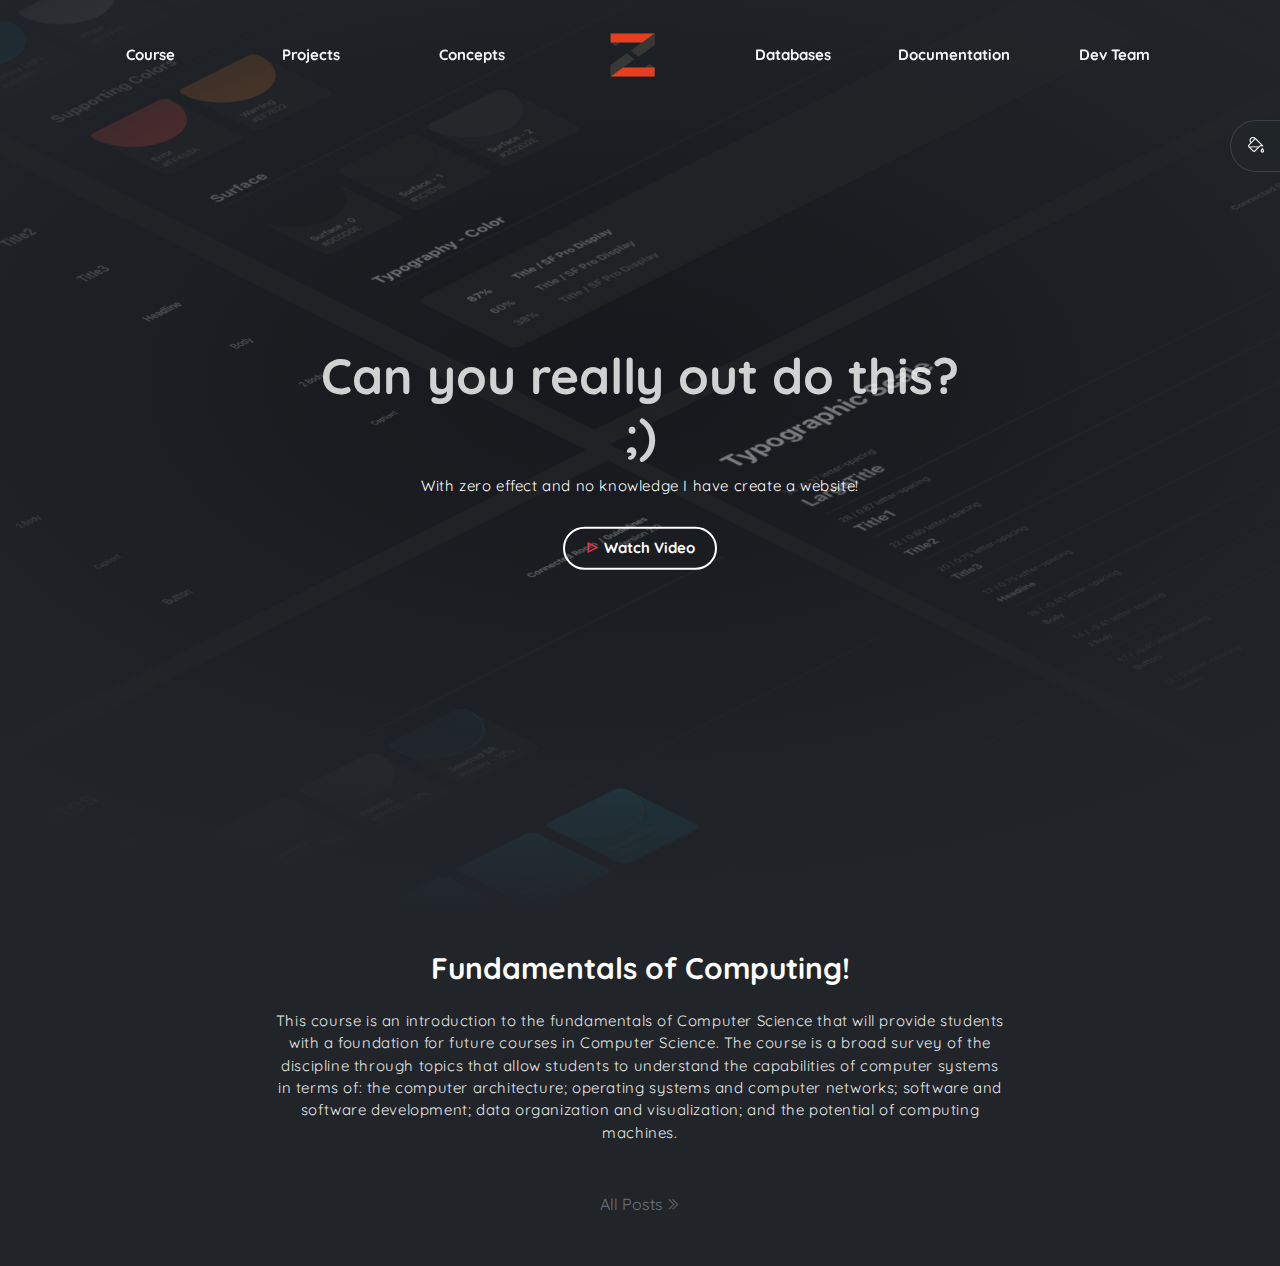
<file: index.html>
<!DOCTYPE html>
<html lang="en">
<head>
	<meta charset="utf-8">
    <meta name="viewport" content="width=device-width, initial-scale=1, shrink-to-fit=no">
    <meta name="description" content="Start your development with Dorang landing page.">
    <meta name="author" content="Devcrud">
    <title>Course</title>
    <link rel="icon" href="assets/imgs/placeholder.png" sizes="32x32" type="image/png">
    <!-- font icons -->
    <link rel="stylesheet" href="assets/vendors/themify-icons/css/themify-icons.css">

    <!-- Bootstrap + Dorang main styles -->
	<link rel="stylesheet" href="assets/css/dorang.css">

</head>
<body data-spy="scroll" data-target=".navbar" data-offset="40" id="home" class="dark-theme">
    
    <!-- page navbar -->
    <nav class="page-navbar" data-spy="affix" data-offset-top="10">
        <ul class="nav-navbar container">
            <li class="nav-item"><a href="index.html" class="nav-link">Course</a></li>
            <li class="nav-item"><a href="Projects.html" class="nav-link">Projects</a></li>
            <li class="nav-item"><a href="Concepts.html" class="nav-link">Concepts</a></li>
            <li class="nav-item"><a href="https://www.youtube.com/watch?v=xvFZjo5PgG0" class="nav-link"><img src="assets/imgs/placeholder.png" alt="IDK"></a></li>
            <li class="nav-item"><a href="Databases.html" class="nav-link">Databases</a></li>
            <li class="nav-item"><a href="Documentation.html" class="nav-link">Documentation</a></li>
            <li class="nav-item"><a href="Dev-Team.html" class="nav-link">Dev Team</a></li>
        </ul>
    </nav><!-- end of page navbar -->

    <div class="theme-selector">
        <a href="javascript:void(0)" class="spinner">
            <i class="ti-paint-bucket"></i>
        </a>
        <div class="body">
            <a href="javascript:void(0)" class="light"></a>
            <a href="javascript:void(0)" class="dark"></a>
        </div>
    </div> 

    <!-- page header -->
    <header class="header">
        <div class="overlay"></div>
        <div class="header-content">
            <h1 class="header-title">Can you really out do this? ;)</h1>
            <p class="header-subtitle">With zero effect and no knowledge I have create a website!</p>

            <button class="btn btn-theme-color modal-toggle"><i class="ti-control-play text-danger"></i> Watch Video</button>

        </div>
    </header>  <!-- end of page header -->

    <!-- modal -->
    <div class="modalBox">
        <div class="modalBox-body">
            <iframe width="100%" height="450px" class="border-0" 
            src="https://www.youtube.com/embed/PXqcHi2fkXI">
            </iframe>
        </div>          
    </div><!-- end of modal -->

    <!-- page container -->
    <div class="container page-container">
        <div class="col-md-10 col-lg-8 m-auto">
            <h6 class="title mb-4">Fundamentals of Computing!</h6>
            <p class="mb-5">This course is an introduction to the fundamentals of Computer Science that will provide students with a foundation
                 for future courses in Computer Science. The course is a broad survey of the discipline through topics that allow students to
                  understand the capabilities of computer systems in terms of: the computer architecture; operating systems and computer
                   networks; software and software development; data organization and visualization; and the potential of computing machines.</p>
        </div>  

        <a href="Dev-Team.html">All Posts <i class="ti-angle-double-right angle"></i></a>

    </div> <!-- end of page container -->

    <!-- core  -->
    <script src="assets/vendors/jquery/jquery-3.4.1.js"></script>
    <script src="assets/vendors/bootstrap/bootstrap.bundle.js"></script>

    <!-- bootstrap affix -->
    <script src="assets/vendors/bootstrap/bootstrap.affix.js"></script>

    <!-- Dorang js -->
    <script src="assets/js/dorang.js"></script>

</body>
</html>
</file>
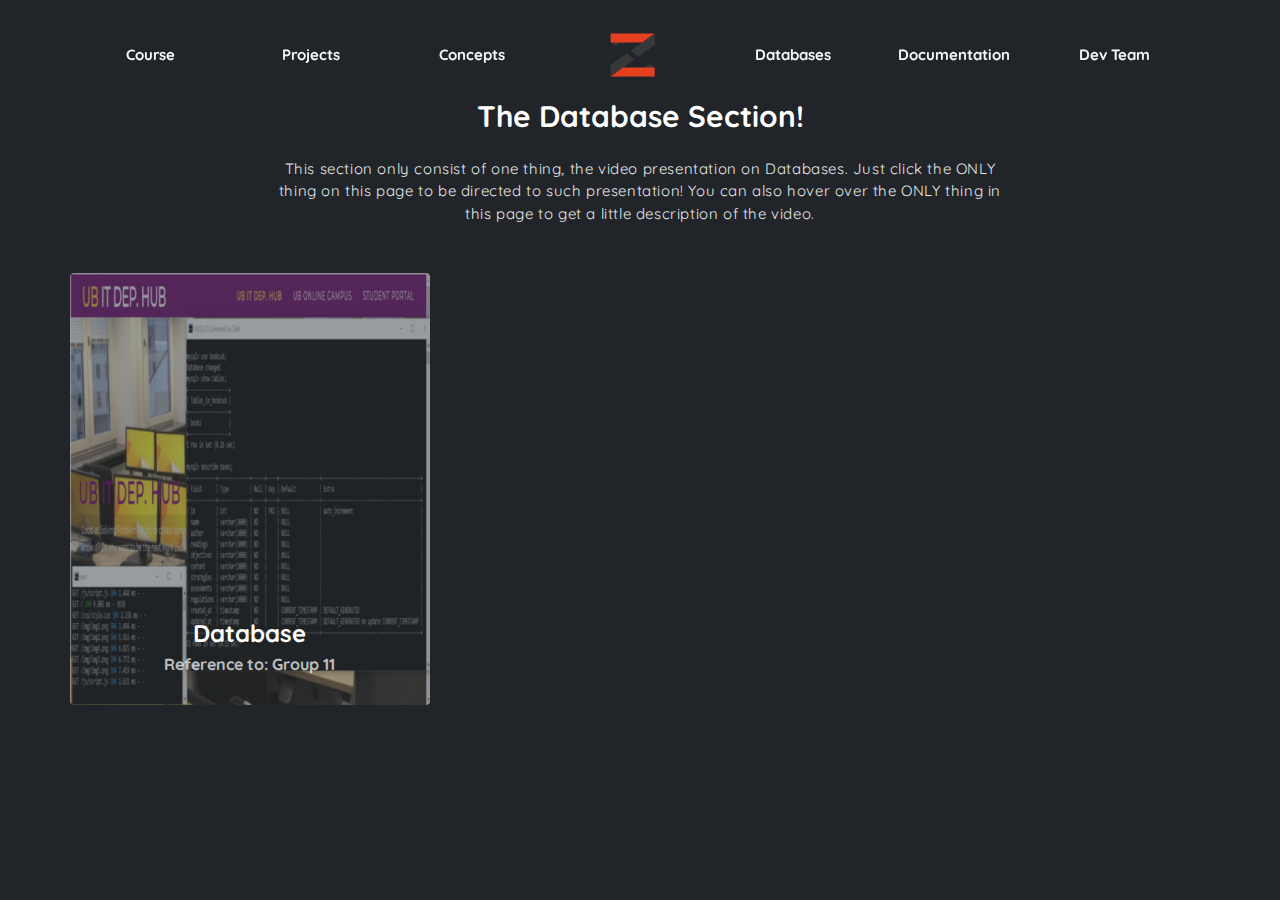
<file: Databases.html>
<!DOCTYPE html>
<html lang="en">
<head>
	<meta charset="utf-8">
    <meta name="viewport" content="width=device-width, initial-scale=1, shrink-to-fit=no">
    <meta name="description" content="Start your development with Dorang landing page.">
    <meta name="author" content="Devcrud">
    <title>Database</title>
    <link rel="icon" href="assets/imgs/placeholder.png" sizes="32x32" type="image/png">
    <!-- font icons -->
    <link rel="stylesheet" href="assets/vendors/themify-icons/css/themify-icons.css">

    <!-- Bootstrap + Dorang main styles -->
	<link rel="stylesheet" href="assets/css/dorang.css">

</head>
<body data-spy="scroll" data-target=".navbar" data-offset="40" id="home" class="dark-theme">
    
    <!-- page navbar -->
    <nav class="page-navbar" data-spy="affix" data-offset-top="10">
        <ul class="nav-navbar container">
            <li class="nav-item"><a href="index.html" class="nav-link">Course</a></li>
            <li class="nav-item"><a href="Projects.html" class="nav-link">Projects</a></li>
            <li class="nav-item"><a href="Concepts.html" class="nav-link">Concepts</a></li>
            <li class="nav-item"><a href="https://www.youtube.com/watch?v=xvFZjo5PgG0" class="nav-link"><img src="assets/imgs/placeholder.png" alt="IDK"></a></li>
            <li class="nav-item"><a href="Databases.html" class="nav-link">Databases</a></li>
            <li class="nav-item"><a href="Documentation.html" class="nav-link">Documentation</a></li>
            <li class="nav-item"><a href="Dev-Team.html" class="nav-link">Dev Team</a></li>
        </ul>
    </nav><!-- end of page navbar -->
 
    <!-- page container -->
    <div class="container page-container">
        <div class="col-md-10 col-lg-8 m-auto">
            <h6 class="title mb-5"></h6>
            <h6 class="title mb-4">The Database Section!</h6>
            <p class="mb-5">This section only consist of one thing, the video presentation on Databases. Just click the ONLY thing on this page to be directed to such
                presentation! You can also hover over the ONLY thing in this page to get a little description of the video.
            </p>
        </div>  

        <!-- row -->
        <div class="row mb-4">
            <div class="col-md-4">
                <a target="_blank" href="https://drive.google.com/file/d/1auqgveu2xOpseLM6WkEzTmNZeSaIKk3O/view?usp=sharing" class="overlay-img">
                    <img src="assets/imgs/database.jpg" alt="Download free bootstrap 4 landing page, free boootstrap 4 templates, Download free bootstrap 4.1 landing page, free boootstrap 4.1.1 templates, weber Landing page">  
                    <div class="overlay"></div> 
                    <div class="des">
                        <h1 class="title">Database</h1>
                        <h6 class="subtitle">Reference to: Group 11</p>
                        <p>This is a small presentation on Databases from: group 11.</p>
                    </div>          
                </a>
            </div>
       
        </div><!-- end of row -->

        </div><!-- end of container -->
    </div><!-- end of pre footer -->

    <!-- core  -->
    <script src="assets/vendors/jquery/jquery-3.4.1.js"></script>
    <script src="assets/vendors/bootstrap/bootstrap.bundle.js"></script>

    <!-- bootstrap affix -->
    <script src="assets/vendors/bootstrap/bootstrap.affix.js"></script>

    <!-- Dorang js -->
    <script src="assets/js/dorang.js"></script>

</body>
</html>
</file>
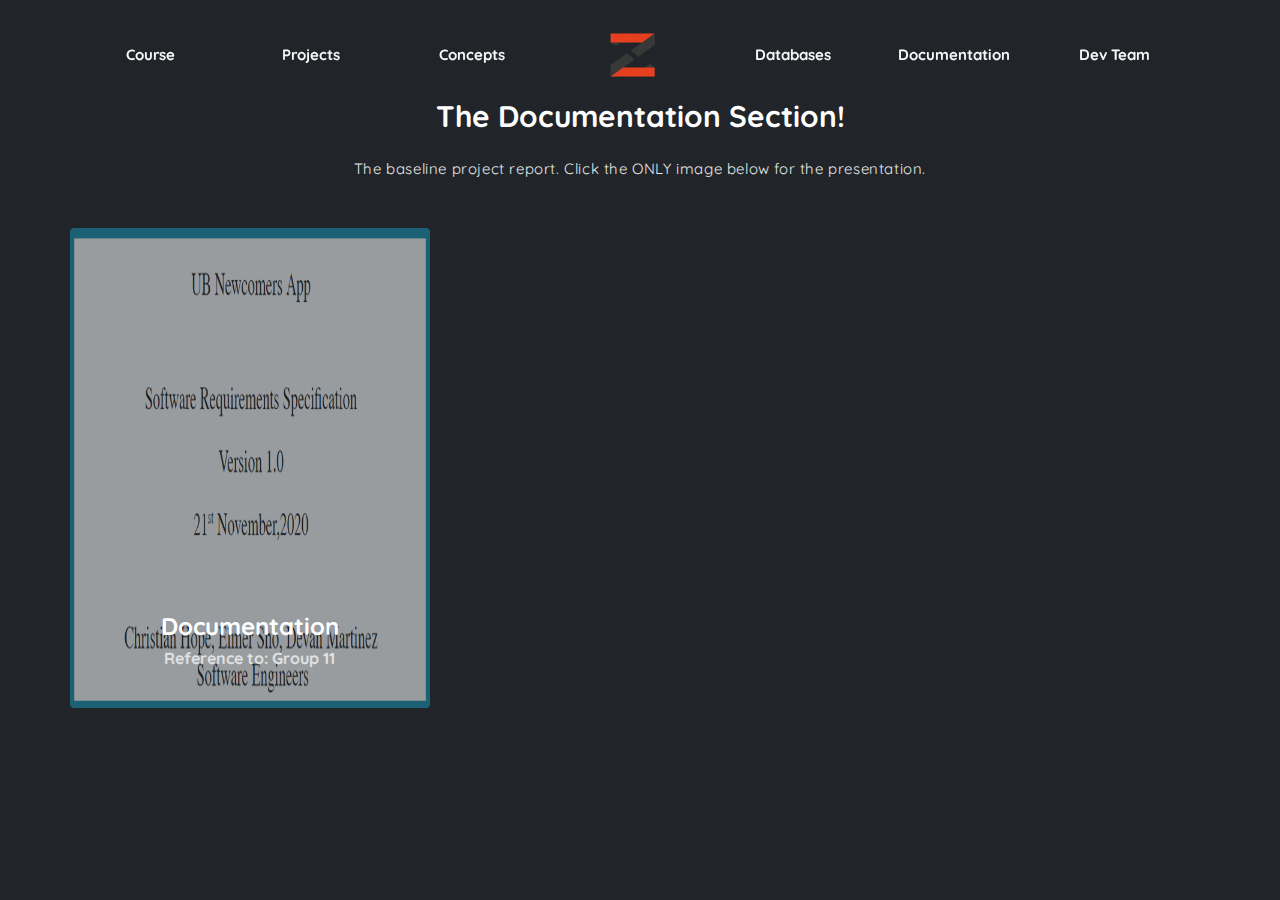
<file: Documentation.html>
<!DOCTYPE html>
<html lang="en">
<head>
	<meta charset="utf-8">
    <meta name="viewport" content="width=device-width, initial-scale=1, shrink-to-fit=no">
    <meta name="description" content="Start your development with Dorang landing page.">
    <meta name="author" content="Devcrud">
    <title>Documentation</title>
    <link rel="icon" href="assets/imgs/placeholder.png" sizes="32x32" type="image/png">
    <!-- font icons -->
    <link rel="stylesheet" href="assets/vendors/themify-icons/css/themify-icons.css">

    <!-- Bootstrap + Dorang main styles -->
	<link rel="stylesheet" href="assets/css/dorang.css">

</head>
<body data-spy="scroll" data-target=".navbar" data-offset="40" id="home" class="dark-theme">
    
    <!-- page navbar -->
    <nav class="page-navbar" data-spy="affix" data-offset-top="10">
        <ul class="nav-navbar container">
            <li class="nav-item"><a href="index.html" class="nav-link">Course</a></li>
            <li class="nav-item"><a href="Projects.html" class="nav-link">Projects</a></li>
            <li class="nav-item"><a href="Concepts.html" class="nav-link">Concepts</a></li>
            <li class="nav-item"><a href="https://www.youtube.com/watch?v=xvFZjo5PgG0" class="nav-link"><img src="assets/imgs/placeholder.png" alt="IDK"></a></li>
            <li class="nav-item"><a href="Databases.html" class="nav-link">Databases</a></li>
            <li class="nav-item"><a href="Documentation.html" class="nav-link">Documentation</a></li>
            <li class="nav-item"><a href="Dev-Team.html" class="nav-link">Dev Team</a></li>
        </ul>
    </nav><!-- end of page navbar -->
 
    <!-- page container -->
    <div class="container page-container">
        <div class="col-md-10 col-lg-8 m-auto">
            <h6 class="title mb-5"></h6>
            <h6 class="title mb-4">The Documentation Section!</h6>
            <p class="mb-5">The baseline project report. Click the ONLY image below for the presentation.
            </p>
        </div>  

        <!-- row -->
        <div class="row mb-4">
            <div class="col-md-4">
                <a href="https://drive.google.com/file/d/1scB-3Vz4Pmb0yQJ4kwMkUxCmi0kGLuvv/view?usp=sharing" class="overlay-img">
                    <img src="assets/imgs/documentation.png" alt="Download free bootstrap 4 landing page, free boootstrap 4 templates, Download free bootstrap 4.1 landing page, free boootstrap 4.1.1 templates, weber Landing page">  
                    <div class="overlay"></div> 
                    <div class="des">
                        <h1 class="title">Documentation</h1>
                        <h6 class="subtitle">Reference to: Group 11</p>
                        <p>This is a small documentation created by group 11 to explain the database on the: Database Section</p>
                    </div>          
                </a>
            </div>
       
        </div><!-- end of row -->

        </div><!-- end of container -->
    </div><!-- end of pre footer -->

    <!-- core  -->
    <script src="assets/vendors/jquery/jquery-3.4.1.js"></script>
    <script src="assets/vendors/bootstrap/bootstrap.bundle.js"></script>

    <!-- bootstrap affix -->
    <script src="assets/vendors/bootstrap/bootstrap.affix.js"></script>

    <!-- Dorang js -->
    <script src="assets/js/dorang.js"></script>

</body>
</html>
</file>
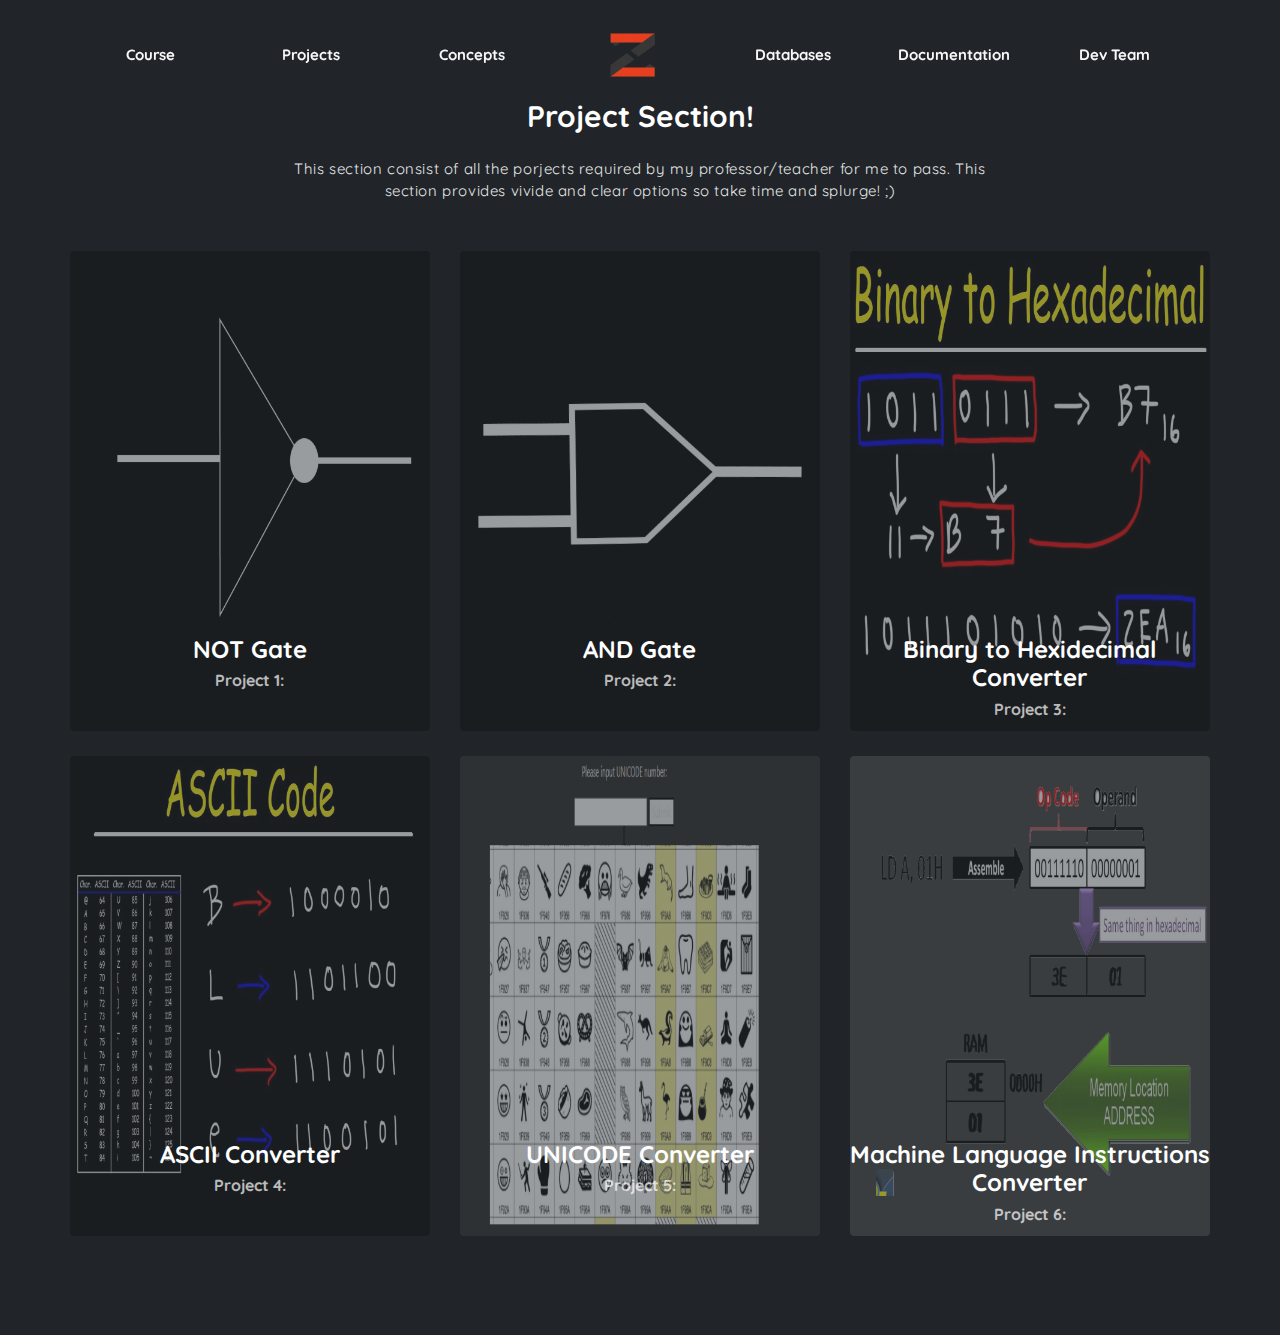
<file: Projects.html>
<!DOCTYPE html>
<html lang="en">
<head>
	<meta charset="utf-8">
    <meta name="viewport" content="width=device-width, initial-scale=1, shrink-to-fit=no">
    <meta name="description" content="Start your development with Dorang landing page.">
    <meta name="author" content="Devcrud">
    <title>Projectss</title> 
     <link rel="icon" href="assets/imgs/placeholder.png" sizes="32x32" type="image/png">
    <!-- font icons -->
    <link rel="stylesheet" href="assets/vendors/themify-icons/css/themify-icons.css">

    <!-- Bootstrap + Dorang main styles -->
	<link rel="stylesheet" href="assets/css/dorang.css">

</head>
<body data-spy="scroll" data-target=".navbar" data-offset="20" id="home" class="dark-theme">
    
    <!-- page navbar -->
    <nav class="page-navbar" data-spy="affix" data-offset-top="10">
        <ul class="nav-navbar container">
            <li class="nav-item"><a href="index.html" class="nav-link">Course</a></li>
            <li class="nav-item"><a href="Projects.html" class="nav-link">Projects</a></li>
            <li class="nav-item"><a href="Concepts.html" class="nav-link">Concepts</a></li>
            <li class="nav-item"><a href="https://www.youtube.com/watch?v=xvFZjo5PgG0" class="nav-link"><img src="assets/imgs/placeholder.png" alt="IDK"></a></li>
            <li class="nav-item"><a href="Databases.html" class="nav-link">Databases</a></li>
            <li class="nav-item"><a href="Documentation.html" class="nav-link">Documentation</a></li>
            <li class="nav-item"><a href="Dev-Team.html" class="nav-link">Dev Team</a></li>
        </ul>
    </nav><!-- end of page navbar -->   

    <!-- page container -->
    <div class="container page-container">
        <div class="col-md-10 col-lg-8 m-auto">
            <h6 class="title mb-5"></h6>
            <h6 class="title mb-4">Project Section!</h6>
            <p class="mb-5">This section consist of all the porjects required by my professor/teacher for me to pass. This section provides vivide and clear
                options so take time and splurge! ;)
            </p>
        </div>  

        <!-- row -->
        <div class="row mb-4">
            <div class="col-md-4">
                <a href="assets/misc/p_1.html" class="overlay-img">
                    <img src="assets/imgs/Not.png" alt="IDK">  
                    <div class="overlay"></div> 
                    <div class="des">
                        <h1 class="title">NOT Gate</h1>
                        <h6 class="subtitle">Project 1:</p>
                        <p>is a nice digital logic gate to start with because it has only a single input with simple behavior. A NOT gate performs
                             logical negation on its input. In other words, if the input is true, then the output will be false. Similarly, a false
                              input results in a true output.</p>
                    </div>          
                </a>
            </div>

            <div class="col-md-4">
                <a href="assets/misc/p_2.html" class="overlay-img">
                    <img src="assets/imgs/AND.png" alt="IDK">  
                    <div class="overlay"></div> 
                    <div class="des">
                        <h1 class="title">AND Gate</h1>
                        <h6 class="subtitle">Project 2:</p>
                        <p>has two or more inputs and one output, and if the inputs applied to it are all 1, then the output will be 1.
                             An AND gate is an electrical circuit that combines two signals so that the output is on if both signals are
                             present.</p>
                    </div>          
                </a>
            </div>

            <div class="col-md-4">
                <a href="assets/misc/p_3.html" class="overlay-img">
                    <img src="assets/imgs/Bin_Hex.png" alt="IDK">  
                    <div class="overlay"></div> 
                    <div class="des">
                        <h1 class="title">Binary to Hexidecimal Converter</h1>
                        <h6 class="subtitle">Project 3:</p>
                        <p>Binary to hexadecimal is a form of conversion where a binary number with the base of 2 is converted to a hexadecimal
                             number with the base of 16. Binary numbers only have 2 numbers or bits i.e. 0 and 1. While hexadecimal numbers 
                             deal with numbers and alphabets, 0 - 9 and A - F (10 -15).</p>
                    </div>          
                </a>
            </div>   
                 
            <div class="col-md-4">
                <a href="assets/misc/p_4.html" class="overlay-img">
                    <img src="assets/imgs/Ascii_.png" alt="IDK">  
                    <div class="overlay"></div> 
                    <div class="des">
                        <h1 class="title">ASCII Converter</h1>
                        <h6 class="subtitle">Project 4:</p>
                        <p>ASCII, in full American Standard Code for Information Interchange, a standard data-encoding format for electronic
                             communication between computers. ASCII assigns standard numeric values to letters, numerals, punctuation marks,
                              and other characters used in computers.</p>
                    </div>          
                </a>
            </div>   

            <div class="col-md-4">
                <a href="assets/misc/p_5.html" class="overlay-img">
                    <img src="assets/imgs/unicode.png" alt="IDK">  
                    <div class="overlay"></div> 
                    <div class="des">
                        <h1 class="title">UNICODE Converter</h1>
                        <h6 class="subtitle">Project 5:</p>
                        <p>Unicode is a universal character encoding standard. This standard includes roughly 100000 characters to represent
                             characters of different languages. While ASCII uses only 1 byte the Unicode uses 4 bytes to represent characters.
                              Hence, it provides a very wide variety of encoding.</p>
                    </div>          
                </a>
            </div>  

            <div class="col-md-4">
                <a href="assets/misc/p_6.html" class="overlay-img">
                    <img src="assets/imgs/machine_L.png" alt="IDK">  
                    <div class="overlay"></div> 
                    <div class="des">
                        <h1 class="title">Machine Language Instructions Converter</h1>
                        <h6 class="subtitle">Project 6:</p>
                        <p>Machine code or machine language is a set of instructions executed directly by a computer's central processing unit
                             (CPU). Each instruction performs a very specific task, such as a load, a jump, or an ALU operation on a unit of
                              data in a CPU register or memory.</p>
                    </div>          
                </a>
            </div>  

        </div><!-- end of row -->


        

    </div> <!-- end of page container -->

    <!--footer & pre footer -->
    

    <!-- core  -->
    <script src="assets/vendors/jquery/jquery-3.4.1.js"></script>
    <script src="assets/vendors/bootstrap/bootstrap.bundle.js"></script>

    <!-- bootstrap affix -->
    <script src="assets/vendors/bootstrap/bootstrap.affix.js"></script>

    <!-- Dorang js -->
    <script src="assets/js/dorang.js"></script>

</body>
</html>
</file>
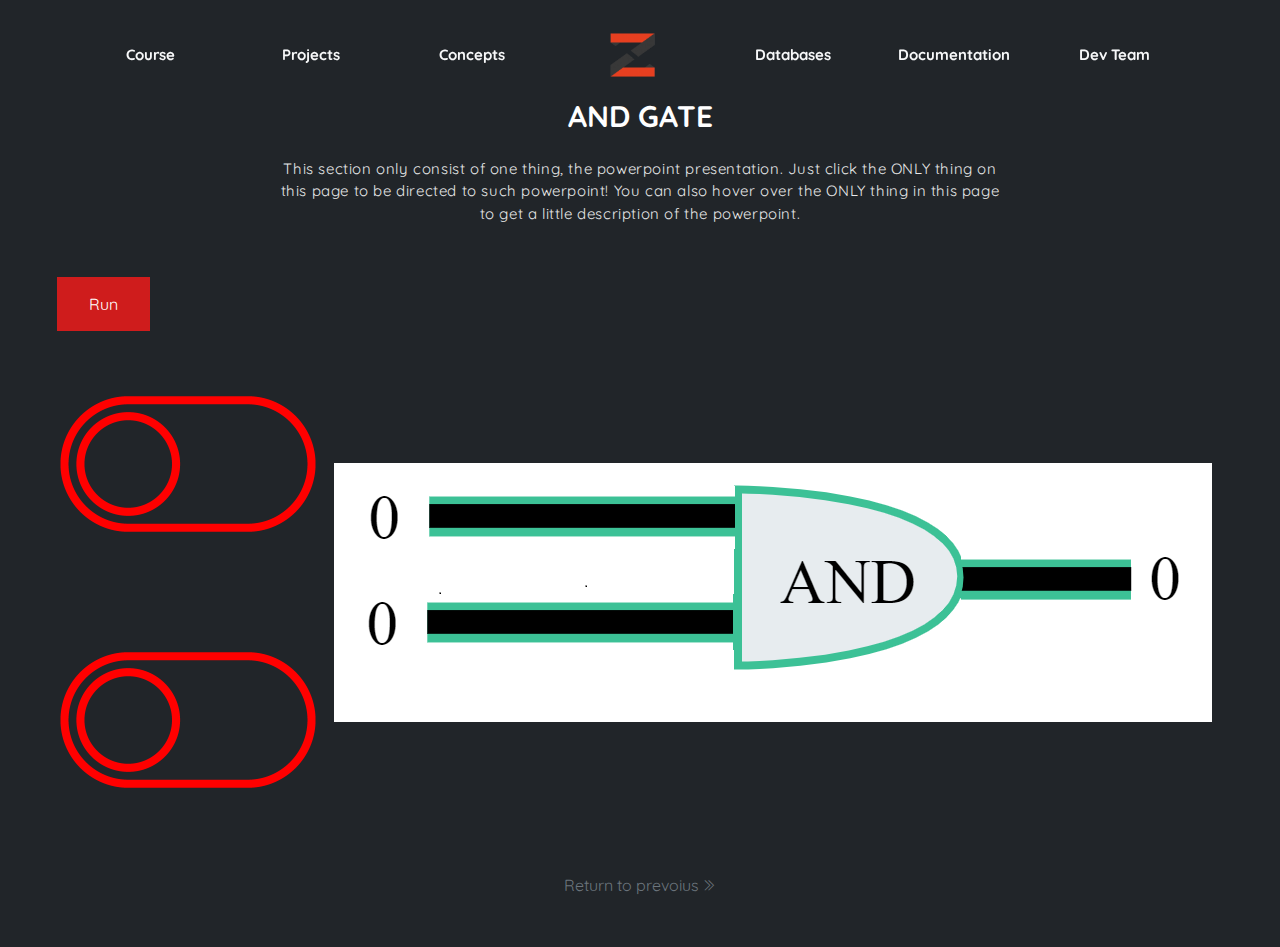
<file: assets/misc/p_2.html>
<!DOCTYPE html>
<html lang="en">
<head>
	<meta charset="utf-8">
    <meta name="viewport" content="width=device-width, initial-scale=1, shrink-to-fit=no">
    <meta name="description" content="Start your development with Dorang landing page.">
    <meta name="author" content="Devcrud">
    <title>Project 2:</title>
    <link rel="icon" href=" ../imgs/placeholder.png" sizes="32x32" type="image/png">
    <!-- font icons -->
    <link rel="stylesheet" href="../vendors/themify-icons/css/themify-icons.css">

    <!-- Bootstrap + Dorang main styles -->
	<link rel="stylesheet" href="../css/dorang.css">

</head>
<body data-spy="scroll" data-target=".navbar" data-offset="40" id="home" class="dark-theme">

    
    
    <!-- page navbar -->
    <nav class="page-navbar" data-spy="affix" data-offset-top="10">
        <ul class="nav-navbar container">
            <li class="nav-item"><a href="../../index.html" class="nav-link">Course</a></li>
            <li class="nav-item"><a href="../../Projects.html" class="nav-link">Projects</a></li>
            <li class="nav-item"><a href="../../Concepts.html" class="nav-link">Concepts</a></li>
            <li class="nav-item"><a href="../../https://www.youtube.com/watch?v=xvFZjo5PgG0" class="nav-link"><img src="../imgs/placeholder.png" alt="IDK"></a></li>
            <li class="nav-item"><a href="../../Databases.html" class="nav-link">Databases</a></li>
            <li class="nav-item"><a href="../../Documentation.html" class="nav-link">Documentation</a></li>
            <li class="nav-item"><a href="../../Dev-Team.html" class="nav-link">Dev Team</a></li>
        </ul>
    </nav><!-- end of page navbar -->
 
    <!-- page container -->
    <div class="container page-container">
        <div class="col-md-10 col-lg-8 m-auto">
            <h6 class="title mb-5"></h6>
            <h6 class="title mb-4">AND GATE</h6>
            <p class="mb-5">This section only consist of one thing, the powerpoint presentation. Just click the ONLY thing on this page to be directed to such
                powerpoint! You can also hover over the ONLY thing in this page to get a little description of the powerpoint.
            </p>
        </div>  

        <!-- row -->
        <div class="row mb-4">
            
            <table style="width:100%">

                <style>
                    .button {
                      background-color: #cf1c1c; /* Blue */
                      border: none;
                      color: white;
                      padding: 15px 32px;
                      text-align: center;
                      text-decoration: none;
                      display: inline-block;
                      font-size: 16px;
                      margin: 4px 2px;
                      cursor: pointer;
                    }
                    </style>

                <script src = "javascript.js"></script>
                <button class="button" onclick = "and()">Run</button>

                <tr>
                  <td>
                  <img src="../imgs/button-off-xxl.png"  id="toggleImage" onclick="toggleImage(); toggleInputOne();"/>
                  <br>
                  <img src="../imgs/button-off-xxl.png"  id="toggleImage2" onclick="toggleImage2(); toggleInputTwo();"/> 
              </td>
                  <td><img id="andGate" src="../imgs/and2off.PNG" ></td>
                </tr>
              
              </table>
       
        </div><!-- end of row -->

        <a href="../../Projects.html">Return to prevoius <i class="ti-angle-double-right angle"></i></a>

        </div><!-- end of container -->
    </div><!-- end of pre footer -->

   

    <!-- core  -->
    <script src="../vendors/jquery/jquery-3.4.1.js"></script>
    <script src="../vendors/bootstrap/bootstrap.bundle.js"></script>

    <!-- bootstrap affix -->
    <script src="../vendors/bootstrap/bootstrap.affix.js"></script>

    <!-- Dorang js -->
    <script src="../js/dorang.js"></script>

</body>
</html>
</file>
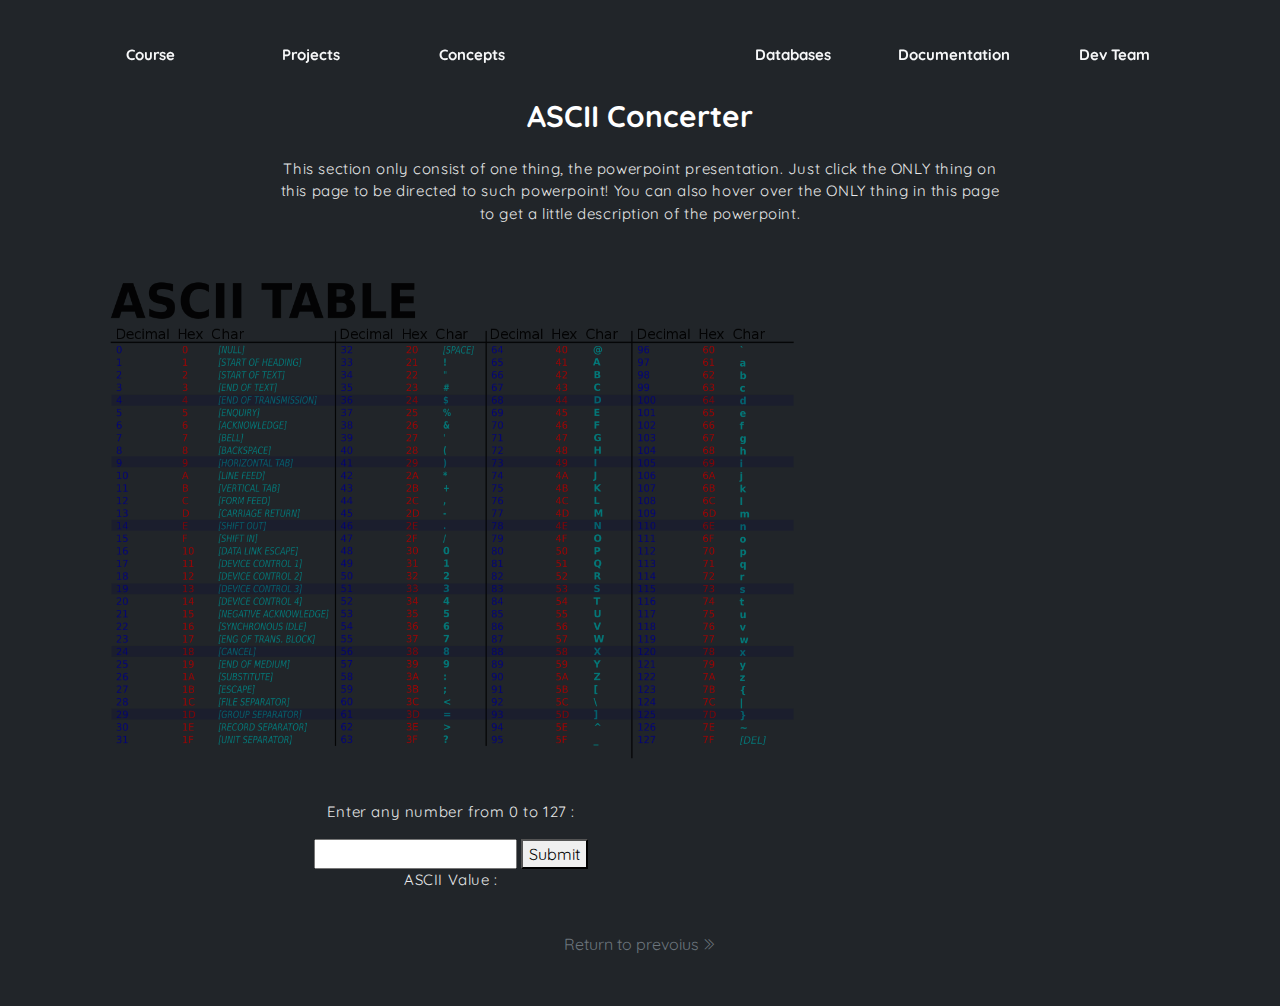
<file: assets/misc/p_4.html>
<!DOCTYPE html>
<html lang="en">
<head>
	<meta charset="utf-8">
    <meta name="viewport" content="width=device-width, initial-scale=1, shrink-to-fit=no">
    <meta name="description" content="Start your development with Dorang landing page.">
    <meta name="author" content="Devcrud">
    <title>Project 4:</title>
    <link rel="icon" href=" ../imgs/placeholder.png" sizes="32x32" type="image/png">
    <!-- font icons -->
    <link rel="stylesheet" href="../vendors/themify-icons/css/themify-icons.css">

    <!-- Bootstrap + Dorang main styles -->
	<link rel="stylesheet" href="../css/dorang.css">

</head>
<body data-spy="scroll" data-target=".navbar" data-offset="40" id="home" class="dark-theme">
    
    <!-- page navbar -->
    <nav class="page-navbar" data-spy="affix" data-offset-top="10">
        <ul class="nav-navbar container">
            <li class="nav-item"><a href="../../index.html" class="nav-link">Course</a></li>
            <li class="nav-item"><a href="../../Projects.html" class="nav-link">Projects</a></li>
            <li class="nav-item"><a href="../../Concepts.html" class="nav-link">Concepts</a></li>
            <li class="nav-item"><a href="../../https://www.youtube.com/watch?v=xvFZjo5PgG0" class="nav-link"><img src="../imgs/placeholder.png" alt="IDK"></a></li>
            <li class="nav-item"><a href="../../Databases.html" class="nav-link">Databases</a></li>
            <li class="nav-item"><a href="../../Documentation.html" class="nav-link">Documentation</a></li>
            <li class="nav-item"><a href="../../Dev-Team.html" class="nav-link">Dev Team</a></li>
        </ul>
    </nav><!-- end of page navbar -->
 
    <!-- page container -->
    <div class="container page-container">
        <div class="col-md-10 col-lg-8 m-auto">
            <h6 class="title mb-5"></h6>
            <h6 class="title mb-4">ASCII Concerter</h6>
            <p class="mb-5">This section only consist of one thing, the powerpoint presentation. Just click the ONLY thing on this page to be directed to such
                powerpoint! You can also hover over the ONLY thing in this page to get a little description of the powerpoint.
            </p>
        </div>  

        <!-- row -->
        <div class="row mb-4">
            
            <section>

            <style>
                img {
                  float: left;
                 padding-right: 40px; 
                 padding-left: 40px;
                 padding-bottom: 40px;
                 
                }
                </style>
                
                
                
                <p><img src="../imgs/ascii.png" style="width:792px;height:528px;"></p>

                <p>Enter any number from 0 to 127 :</p>
                <input id="inputdec" type = "text" >
                <button type = "button" onclick="decToASCII()">Submit</button>
                <p>ASCII Value : </p>
                <p id="demo"></p>
                
                <script>
                function decToASCII() {
                  x = document.getElementById("inputdec").value;
                  x = Number(x);
                  var res = String.fromCharCode(x);
                  document.getElementById("demo").innerHTML = res;
                  console.log(x);
                }
                </script>
                
                </section>
       
        </div><!-- end of row -->

        <a href="../../Projects.html">Return to prevoius <i class="ti-angle-double-right angle"></i></a>

        </div><!-- end of container -->
    </div><!-- end of pre footer -->

   

    <!-- core  -->
    <script src="../vendors/jquery/jquery-3.4.1.js"></script>
    <script src="../vendors/bootstrap/bootstrap.bundle.js"></script>

    <!-- bootstrap affix -->
    <script src="../vendors/bootstrap/bootstrap.affix.js"></script>

    <!-- Dorang js -->
    <script src="../js/dorang.js"></script>

</body>
</html>
</file>
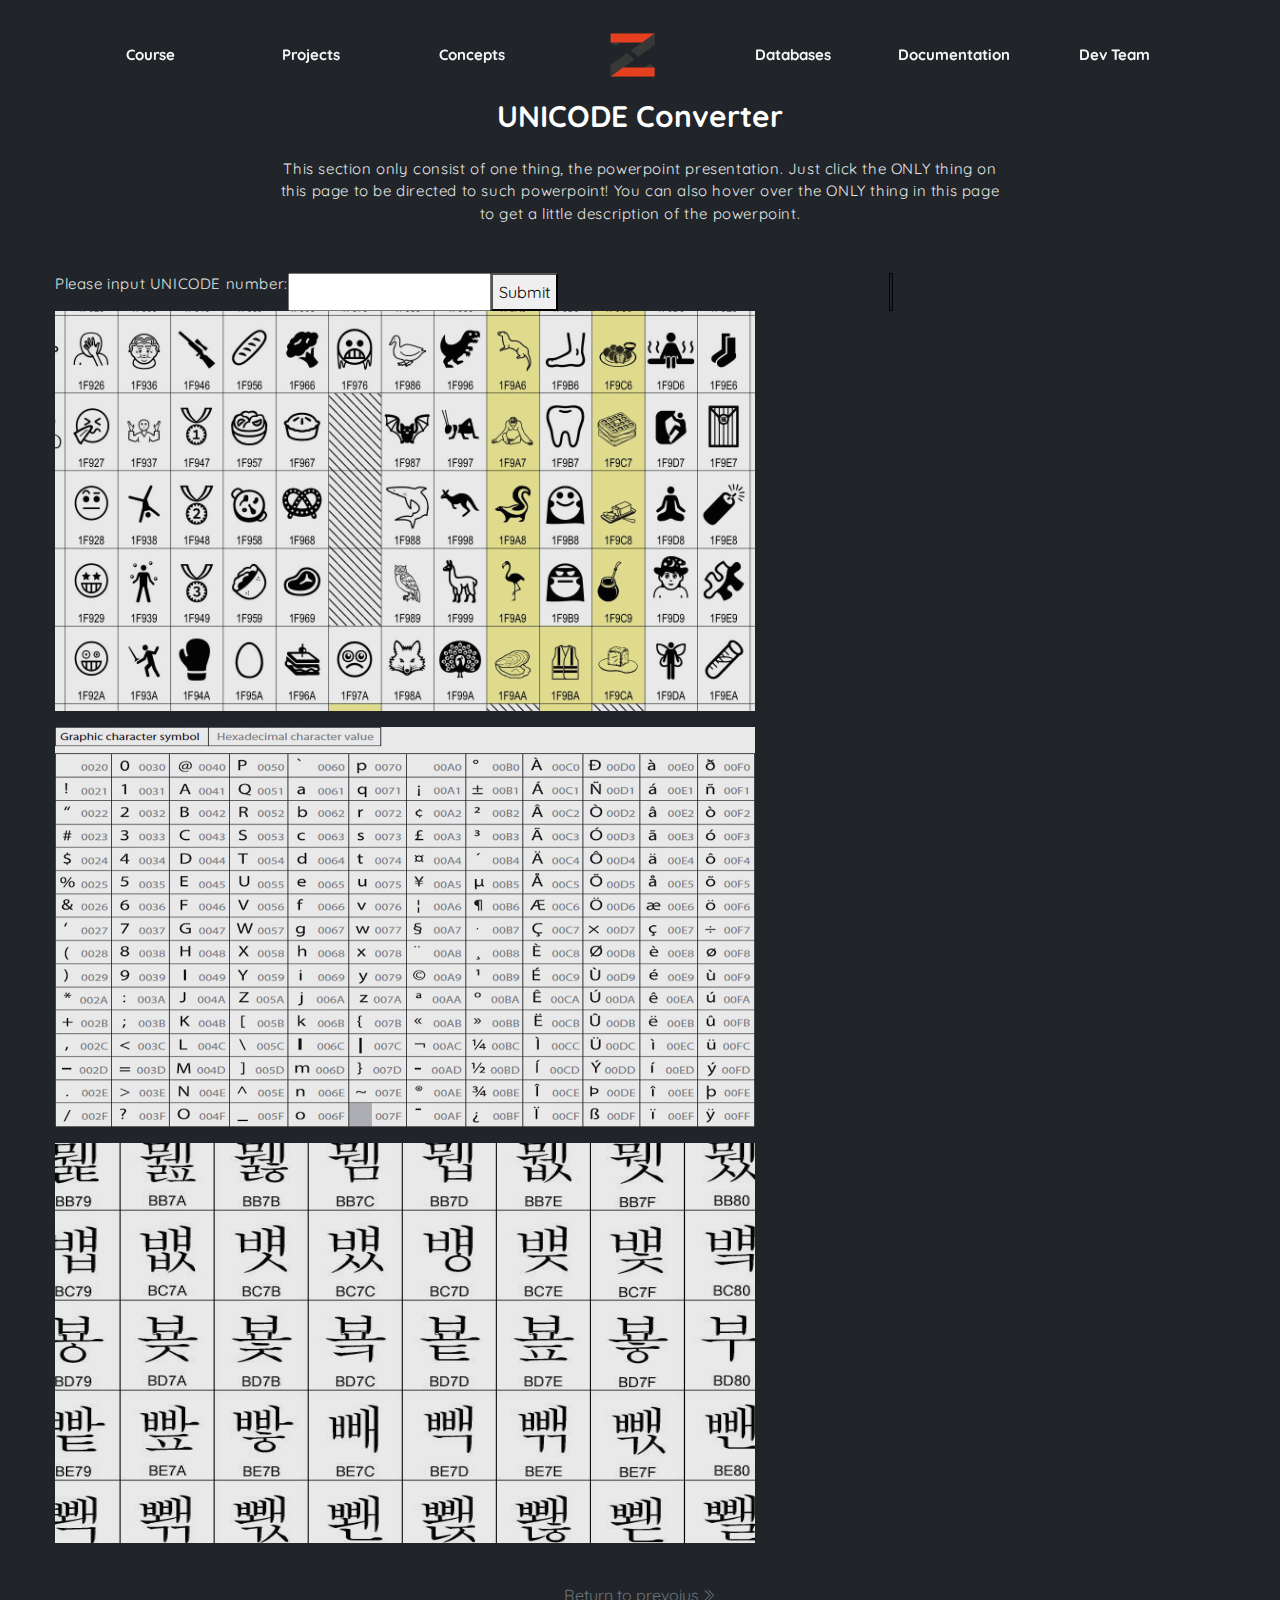
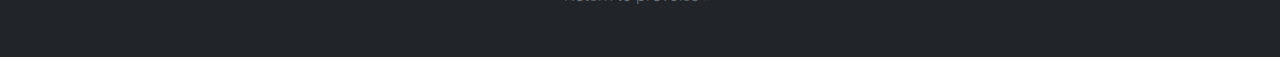
<file: assets/misc/p_5.html>
<!DOCTYPE html>
<html lang="en">
<head>
	<meta charset="utf-8">
    <meta name="viewport" content="width=device-width, initial-scale=1, shrink-to-fit=no">
    <meta name="description" content="Start your development with Dorang landing page.">
    <meta name="author" content="Devcrud">
    <title>Project 5:</title>
    <link rel="icon" href=" ../imgs/placeholder.png" sizes="32x32" type="image/png">
    <!-- font icons -->
    <link rel="stylesheet" href="../vendors/themify-icons/css/themify-icons.css">

    <!-- Bootstrap + Dorang main styles -->
	<link rel="stylesheet" href="../css/dorang.css">

</head>
<body data-spy="scroll" data-target=".navbar" data-offset="40" id="home" class="dark-theme">
    
    <!-- page navbar -->
    <nav class="page-navbar" data-spy="affix" data-offset-top="10">
        <ul class="nav-navbar container">
            <li class="nav-item"><a href="../../index.html" class="nav-link">Course</a></li>
            <li class="nav-item"><a href="../../Projects.html" class="nav-link">Projects</a></li>
            <li class="nav-item"><a href="../../Concepts.html" class="nav-link">Concepts</a></li>
            <li class="nav-item"><a href="../../https://www.youtube.com/watch?v=xvFZjo5PgG0" class="nav-link"><img src="../imgs/placeholder.png" alt="IDK"></a></li>
            <li class="nav-item"><a href="../../Databases.html" class="nav-link">Databases</a></li>
            <li class="nav-item"><a href="../../Documentation.html" class="nav-link">Documentation</a></li>
            <li class="nav-item"><a href="../../Dev-Team.html" class="nav-link">Dev Team</a></li>
        </ul>
    </nav><!-- end of page navbar -->
 
    <!-- page container -->
    <div class="container page-container">
        <div class="col-md-10 col-lg-8 m-auto">
            <h6 class="title mb-5"></h6>
            <h6 class="title mb-4">UNICODE Converter</h6>
            <p class="mb-5">This section only consist of one thing, the powerpoint presentation. Just click the ONLY thing on this page to be directed to such
                powerpoint! You can also hover over the ONLY thing in this page to get a little description of the powerpoint.
            </p>
        </div>  

        <!-- row -->
        <div class="row mb-4">
            
            <p>Please input UNICODE number:</p>

            <input id="numb" type="text">

            <button type="button" onclick="myFunction()">Submit</button>
            <br>
            <table style="border:1px solid black;margin-left:auto;margin-right:auto;">
 
          <tr>
          <th><center><p id="demo"></center></p></th>
             </tr>
  
            </table>


            <p><img src="../imgs/uni1.jpg" style="width:700px;height:400px;"></p>
            <p><img src="../imgs/uni3.jpg" style="width:700px;height:400px;"></p>        
            <p><img src="../imgs/uni4.jpg" style="width:700px;height:400px;"></p>  			

            <p></p>
            <p></p>         

            <br>


            </center>

            <script>
            function myFunction() {
            var x, text;

            // Get the value of the input field with id="numb"
            x = document.getElementById("numb").value;

            
                text = x;
                unicode = ("&#x" + x)
            
            document.getElementById("demo").innerHTML = unicode;
            }
            </script>


            </section>
       
        </div><!-- end of row -->

        <a href="../../Projects.html">Return to prevoius <i class="ti-angle-double-right angle"></i></a>

        </div><!-- end of container -->
    </div><!-- end of pre footer -->

   

    <!-- core  -->
    <script src="../vendors/jquery/jquery-3.4.1.js"></script>
    <script src="../vendors/bootstrap/bootstrap.bundle.js"></script>

    <!-- bootstrap affix -->
    <script src="../vendors/bootstrap/bootstrap.affix.js"></script>

    <!-- Dorang js -->
    <script src="../js/dorang.js"></script>

</body>
</html>
</file>
<file: assets/vendors/themify-icons/css/themify-icons.css>
@font-face {
	font-family: 'themify';
	src:url("../fonts/themify.eot?-fvbane");
	src:url("../fonts/themify.eot?#iefix-fvbane") format("embedded-opentype"),
		url("../fonts/themify.woff?-fvbane") format("woff"),
		url("../fonts/themify.ttf?-fvbane") format("truetype"),
		url("../fonts/themify.svg?-fvbane#themify") format("svg");
	font-weight: normal;
	font-style: normal;
}

[class^="ti-"], [class*=" ti-"] {
	font-family: 'themify';
	speak: none;
	font-style: normal;
	font-weight: normal;
	font-variant: normal;
	text-transform: none;
	line-height: 1;

	/* Better Font Rendering =========== */
	-webkit-font-smoothing: antialiased;
	-moz-osx-font-smoothing: grayscale;
}

.ti-wand:before {
	content: "\e600";
}
.ti-volume:before {
	content: "\e601";
}
.ti-user:before {
	content: "\e602";
}
.ti-unlock:before {
	content: "\e603";
}
.ti-unlink:before {
	content: "\e604";
}
.ti-trash:before {
	content: "\e605";
}
.ti-thought:before {
	content: "\e606";
}
.ti-target:before {
	content: "\e607";
}
.ti-tag:before {
	content: "\e608";
}
.ti-tablet:before {
	content: "\e609";
}
.ti-star:before {
	content: "\e60a";
}
.ti-spray:before {
	content: "\e60b";
}
.ti-signal:before {
	content: "\e60c";
}
.ti-shopping-cart:before {
	content: "\e60d";
}
.ti-shopping-cart-full:before {
	content: "\e60e";
}
.ti-settings:before {
	content: "\e60f";
}
.ti-search:before {
	content: "\e610";
}
.ti-zoom-in:before {
	content: "\e611";
}
.ti-zoom-out:before {
	content: "\e612";
}
.ti-cut:before {
	content: "\e613";
}
.ti-ruler:before {
	content: "\e614";
}
.ti-ruler-pencil:before {
	content: "\e615";
}
.ti-ruler-alt:before {
	content: "\e616";
}
.ti-bookmark:before {
	content: "\e617";
}
.ti-bookmark-alt:before {
	content: "\e618";
}
.ti-reload:before {
	content: "\e619";
}
.ti-plus:before {
	content: "\e61a";
}
.ti-pin:before {
	content: "\e61b";
}
.ti-pencil:before {
	content: "\e61c";
}
.ti-pencil-alt:before {
	content: "\e61d";
}
.ti-paint-roller:before {
	content: "\e61e";
}
.ti-paint-bucket:before {
	content: "\e61f";
}
.ti-na:before {
	content: "\e620";
}
.ti-mobile:before {
	content: "\e621";
}
.ti-minus:before {
	content: "\e622";
}
.ti-medall:before {
	content: "\e623";
}
.ti-medall-alt:before {
	content: "\e624";
}
.ti-marker:before {
	content: "\e625";
}
.ti-marker-alt:before {
	content: "\e626";
}
.ti-arrow-up:before {
	content: "\e627";
}
.ti-arrow-right:before {
	content: "\e628";
}
.ti-arrow-left:before {
	content: "\e629";
}
.ti-arrow-down:before {
	content: "\e62a";
}
.ti-lock:before {
	content: "\e62b";
}
.ti-location-arrow:before {
	content: "\e62c";
}
.ti-link:before {
	content: "\e62d";
}
.ti-layout:before {
	content: "\e62e";
}
.ti-layers:before {
	content: "\e62f";
}
.ti-layers-alt:before {
	content: "\e630";
}
.ti-key:before {
	content: "\e631";
}
.ti-import:before {
	content: "\e632";
}
.ti-image:before {
	content: "\e633";
}
.ti-heart:before {
	content: "\e634";
}
.ti-heart-broken:before {
	content: "\e635";
}
.ti-hand-stop:before {
	content: "\e636";
}
.ti-hand-open:before {
	content: "\e637";
}
.ti-hand-drag:before {
	content: "\e638";
}
.ti-folder:before {
	content: "\e639";
}
.ti-flag:before {
	content: "\e63a";
}
.ti-flag-alt:before {
	content: "\e63b";
}
.ti-flag-alt-2:before {
	content: "\e63c";
}
.ti-eye:before {
	content: "\e63d";
}
.ti-export:before {
	content: "\e63e";
}
.ti-exchange-vertical:before {
	content: "\e63f";
}
.ti-desktop:before {
	content: "\e640";
}
.ti-cup:before {
	content: "\e641";
}
.ti-crown:before {
	content: "\e642";
}
.ti-comments:before {
	content: "\e643";
}
.ti-comment:before {
	content: "\e644";
}
.ti-comment-alt:before {
	content: "\e645";
}
.ti-close:before {
	content: "\e646";
}
.ti-clip:before {
	content: "\e647";
}
.ti-angle-up:before {
	content: "\e648";
}
.ti-angle-right:before {
	content: "\e649";
}
.ti-angle-left:before {
	content: "\e64a";
}
.ti-angle-down:before {
	content: "\e64b";
}
.ti-check:before {
	content: "\e64c";
}
.ti-check-box:before {
	content: "\e64d";
}
.ti-camera:before {
	content: "\e64e";
}
.ti-announcement:before {
	content: "\e64f";
}
.ti-brush:before {
	content: "\e650";
}
.ti-briefcase:before {
	content: "\e651";
}
.ti-bolt:before {
	content: "\e652";
}
.ti-bolt-alt:before {
	content: "\e653";
}
.ti-blackboard:before {
	content: "\e654";
}
.ti-bag:before {
	content: "\e655";
}
.ti-move:before {
	content: "\e656";
}
.ti-arrows-vertical:before {
	content: "\e657";
}
.ti-arrows-horizontal:before {
	content: "\e658";
}
.ti-fullscreen:before {
	content: "\e659";
}
.ti-arrow-top-right:before {
	content: "\e65a";
}
.ti-arrow-top-left:before {
	content: "\e65b";
}
.ti-arrow-circle-up:before {
	content: "\e65c";
}
.ti-arrow-circle-right:before {
	content: "\e65d";
}
.ti-arrow-circle-left:before {
	content: "\e65e";
}
.ti-arrow-circle-down:before {
	content: "\e65f";
}
.ti-angle-double-up:before {
	content: "\e660";
}
.ti-angle-double-right:before {
	content: "\e661";
}
.ti-angle-double-left:before {
	content: "\e662";
}
.ti-angle-double-down:before {
	content: "\e663";
}
.ti-zip:before {
	content: "\e664";
}
.ti-world:before {
	content: "\e665";
}
.ti-wheelchair:before {
	content: "\e666";
}
.ti-view-list:before {
	content: "\e667";
}
.ti-view-list-alt:before {
	content: "\e668";
}
.ti-view-grid:before {
	content: "\e669";
}
.ti-uppercase:before {
	content: "\e66a";
}
.ti-upload:before {
	content: "\e66b";
}
.ti-underline:before {
	content: "\e66c";
}
.ti-truck:before {
	content: "\e66d";
}
.ti-timer:before {
	content: "\e66e";
}
.ti-ticket:before {
	content: "\e66f";
}
.ti-thumb-up:before {
	content: "\e670";
}
.ti-thumb-down:before {
	content: "\e671";
}
.ti-text:before {
	content: "\e672";
}
.ti-stats-up:before {
	content: "\e673";
}
.ti-stats-down:before {
	content: "\e674";
}
.ti-split-v:before {
	content: "\e675";
}
.ti-split-h:before {
	content: "\e676";
}
.ti-smallcap:before {
	content: "\e677";
}
.ti-shine:before {
	content: "\e678";
}
.ti-shift-right:before {
	content: "\e679";
}
.ti-shift-left:before {
	content: "\e67a";
}
.ti-shield:before {
	content: "\e67b";
}
.ti-notepad:before {
	content: "\e67c";
}
.ti-server:before {
	content: "\e67d";
}
.ti-quote-right:before {
	content: "\e67e";
}
.ti-quote-left:before {
	content: "\e67f";
}
.ti-pulse:before {
	content: "\e680";
}
.ti-printer:before {
	content: "\e681";
}
.ti-power-off:before {
	content: "\e682";
}
.ti-plug:before {
	content: "\e683";
}
.ti-pie-chart:before {
	content: "\e684";
}
.ti-paragraph:before {
	content: "\e685";
}
.ti-panel:before {
	content: "\e686";
}
.ti-package:before {
	content: "\e687";
}
.ti-music:before {
	content: "\e688";
}
.ti-music-alt:before {
	content: "\e689";
}
.ti-mouse:before {
	content: "\e68a";
}
.ti-mouse-alt:before {
	content: "\e68b";
}
.ti-money:before {
	content: "\e68c";
}
.ti-microphone:before {
	content: "\e68d";
}
.ti-menu:before {
	content: "\e68e";
}
.ti-menu-alt:before {
	content: "\e68f";
}
.ti-map:before {
	content: "\e690";
}
.ti-map-alt:before {
	content: "\e691";
}
.ti-loop:before {
	content: "\e692";
}
.ti-location-pin:before {
	content: "\e693";
}
.ti-list:before {
	content: "\e694";
}
.ti-light-bulb:before {
	content: "\e695";
}
.ti-Italic:before {
	content: "\e696";
}
.ti-info:before {
	content: "\e697";
}
.ti-infinite:before {
	content: "\e698";
}
.ti-id-badge:before {
	content: "\e699";
}
.ti-hummer:before {
	content: "\e69a";
}
.ti-home:before {
	content: "\e69b";
}
.ti-help:before {
	content: "\e69c";
}
.ti-headphone:before {
	content: "\e69d";
}
.ti-harddrives:before {
	content: "\e69e";
}
.ti-harddrive:before {
	content: "\e69f";
}
.ti-gift:before {
	content: "\e6a0";
}
.ti-game:before {
	content: "\e6a1";
}
.ti-filter:before {
	content: "\e6a2";
}
.ti-files:before {
	content: "\e6a3";
}
.ti-file:before {
	content: "\e6a4";
}
.ti-eraser:before {
	content: "\e6a5";
}
.ti-envelope:before {
	content: "\e6a6";
}
.ti-download:before {
	content: "\e6a7";
}
.ti-direction:before {
	content: "\e6a8";
}
.ti-direction-alt:before {
	content: "\e6a9";
}
.ti-dashboard:before {
	content: "\e6aa";
}
.ti-control-stop:before {
	content: "\e6ab";
}
.ti-control-shuffle:before {
	content: "\e6ac";
}
.ti-control-play:before {
	content: "\e6ad";
}
.ti-control-pause:before {
	content: "\e6ae";
}
.ti-control-forward:before {
	content: "\e6af";
}
.ti-control-backward:before {
	content: "\e6b0";
}
.ti-cloud:before {
	content: "\e6b1";
}
.ti-cloud-up:before {
	content: "\e6b2";
}
.ti-cloud-down:before {
	content: "\e6b3";
}
.ti-clipboard:before {
	content: "\e6b4";
}
.ti-car:before {
	content: "\e6b5";
}
.ti-calendar:before {
	content: "\e6b6";
}
.ti-book:before {
	content: "\e6b7";
}
.ti-bell:before {
	content: "\e6b8";
}
.ti-basketball:before {
	content: "\e6b9";
}
.ti-bar-chart:before {
	content: "\e6ba";
}
.ti-bar-chart-alt:before {
	content: "\e6bb";
}
.ti-back-right:before {
	content: "\e6bc";
}
.ti-back-left:before {
	content: "\e6bd";
}
.ti-arrows-corner:before {
	content: "\e6be";
}
.ti-archive:before {
	content: "\e6bf";
}
.ti-anchor:before {
	content: "\e6c0";
}
.ti-align-right:before {
	content: "\e6c1";
}
.ti-align-left:before {
	content: "\e6c2";
}
.ti-align-justify:before {
	content: "\e6c3";
}
.ti-align-center:before {
	content: "\e6c4";
}
.ti-alert:before {
	content: "\e6c5";
}
.ti-alarm-clock:before {
	content: "\e6c6";
}
.ti-agenda:before {
	content: "\e6c7";
}
.ti-write:before {
	content: "\e6c8";
}
.ti-window:before {
	content: "\e6c9";
}
.ti-widgetized:before {
	content: "\e6ca";
}
.ti-widget:before {
	content: "\e6cb";
}
.ti-widget-alt:before {
	content: "\e6cc";
}
.ti-wallet:before {
	content: "\e6cd";
}
.ti-video-clapper:before {
	content: "\e6ce";
}
.ti-video-camera:before {
	content: "\e6cf";
}
.ti-vector:before {
	content: "\e6d0";
}
.ti-themify-logo:before {
	content: "\e6d1";
}
.ti-themify-favicon:before {
	content: "\e6d2";
}
.ti-themify-favicon-alt:before {
	content: "\e6d3";
}
.ti-support:before {
	content: "\e6d4";
}
.ti-stamp:before {
	content: "\e6d5";
}
.ti-split-v-alt:before {
	content: "\e6d6";
}
.ti-slice:before {
	content: "\e6d7";
}
.ti-shortcode:before {
	content: "\e6d8";
}
.ti-shift-right-alt:before {
	content: "\e6d9";
}
.ti-shift-left-alt:before {
	content: "\e6da";
}
.ti-ruler-alt-2:before {
	content: "\e6db";
}
.ti-receipt:before {
	content: "\e6dc";
}
.ti-pin2:before {
	content: "\e6dd";
}
.ti-pin-alt:before {
	content: "\e6de";
}
.ti-pencil-alt2:before {
	content: "\e6df";
}
.ti-palette:before {
	content: "\e6e0";
}
.ti-more:before {
	content: "\e6e1";
}
.ti-more-alt:before {
	content: "\e6e2";
}
.ti-microphone-alt:before {
	content: "\e6e3";
}
.ti-magnet:before {
	content: "\e6e4";
}
.ti-line-double:before {
	content: "\e6e5";
}
.ti-line-dotted:before {
	content: "\e6e6";
}
.ti-line-dashed:before {
	content: "\e6e7";
}
.ti-layout-width-full:before {
	content: "\e6e8";
}
.ti-layout-width-default:before {
	content: "\e6e9";
}
.ti-layout-width-default-alt:before {
	content: "\e6ea";
}
.ti-layout-tab:before {
	content: "\e6eb";
}
.ti-layout-tab-window:before {
	content: "\e6ec";
}
.ti-layout-tab-v:before {
	content: "\e6ed";
}
.ti-layout-tab-min:before {
	content: "\e6ee";
}
.ti-layout-slider:before {
	content: "\e6ef";
}
.ti-layout-slider-alt:before {
	content: "\e6f0";
}
.ti-layout-sidebar-right:before {
	content: "\e6f1";
}
.ti-layout-sidebar-none:before {
	content: "\e6f2";
}
.ti-layout-sidebar-left:before {
	content: "\e6f3";
}
.ti-layout-placeholder:before {
	content: "\e6f4";
}
.ti-layout-menu:before {
	content: "\e6f5";
}
.ti-layout-menu-v:before {
	content: "\e6f6";
}
.ti-layout-menu-separated:before {
	content: "\e6f7";
}
.ti-layout-menu-full:before {
	content: "\e6f8";
}
.ti-layout-media-right-alt:before {
	content: "\e6f9";
}
.ti-layout-media-right:before {
	content: "\e6fa";
}
.ti-layout-media-overlay:before {
	content: "\e6fb";
}
.ti-layout-media-overlay-alt:before {
	content: "\e6fc";
}
.ti-layout-media-overlay-alt-2:before {
	content: "\e6fd";
}
.ti-layout-media-left-alt:before {
	content: "\e6fe";
}
.ti-layout-media-left:before {
	content: "\e6ff";
}
.ti-layout-media-center-alt:before {
	content: "\e700";
}
.ti-layout-media-center:before {
	content: "\e701";
}
.ti-layout-list-thumb:before {
	content: "\e702";
}
.ti-layout-list-thumb-alt:before {
	content: "\e703";
}
.ti-layout-list-post:before {
	content: "\e704";
}
.ti-layout-list-large-image:before {
	content: "\e705";
}
.ti-layout-line-solid:before {
	content: "\e706";
}
.ti-layout-grid4:before {
	content: "\e707";
}
.ti-layout-grid3:before {
	content: "\e708";
}
.ti-layout-grid2:before {
	content: "\e709";
}
.ti-layout-grid2-thumb:before {
	content: "\e70a";
}
.ti-layout-cta-right:before {
	content: "\e70b";
}
.ti-layout-cta-left:before {
	content: "\e70c";
}
.ti-layout-cta-center:before {
	content: "\e70d";
}
.ti-layout-cta-btn-right:before {
	content: "\e70e";
}
.ti-layout-cta-btn-left:before {
	content: "\e70f";
}
.ti-layout-column4:before {
	content: "\e710";
}
.ti-layout-column3:before {
	content: "\e711";
}
.ti-layout-column2:before {
	content: "\e712";
}
.ti-layout-accordion-separated:before {
	content: "\e713";
}
.ti-layout-accordion-merged:before {
	content: "\e714";
}
.ti-layout-accordion-list:before {
	content: "\e715";
}
.ti-ink-pen:before {
	content: "\e716";
}
.ti-info-alt:before {
	content: "\e717";
}
.ti-help-alt:before {
	content: "\e718";
}
.ti-headphone-alt:before {
	content: "\e719";
}
.ti-hand-point-up:before {
	content: "\e71a";
}
.ti-hand-point-right:before {
	content: "\e71b";
}
.ti-hand-point-left:before {
	content: "\e71c";
}
.ti-hand-point-down:before {
	content: "\e71d";
}
.ti-gallery:before {
	content: "\e71e";
}
.ti-face-smile:before {
	content: "\e71f";
}
.ti-face-sad:before {
	content: "\e720";
}
.ti-credit-card:before {
	content: "\e721";
}
.ti-control-skip-forward:before {
	content: "\e722";
}
.ti-control-skip-backward:before {
	content: "\e723";
}
.ti-control-record:before {
	content: "\e724";
}
.ti-control-eject:before {
	content: "\e725";
}
.ti-comments-smiley:before {
	content: "\e726";
}
.ti-brush-alt:before {
	content: "\e727";
}
.ti-youtube:before {
	content: "\e728";
}
.ti-vimeo:before {
	content: "\e729";
}
.ti-twitter:before {
	content: "\e72a";
}
.ti-time:before {
	content: "\e72b";
}
.ti-tumblr:before {
	content: "\e72c";
}
.ti-skype:before {
	content: "\e72d";
}
.ti-share:before {
	content: "\e72e";
}
.ti-share-alt:before {
	content: "\e72f";
}
.ti-rocket:before {
	content: "\e730";
}
.ti-pinterest:before {
	content: "\e731";
}
.ti-new-window:before {
	content: "\e732";
}
.ti-microsoft:before {
	content: "\e733";
}
.ti-list-ol:before {
	content: "\e734";
}
.ti-linkedin:before {
	content: "\e735";
}
.ti-layout-sidebar-2:before {
	content: "\e736";
}
.ti-layout-grid4-alt:before {
	content: "\e737";
}
.ti-layout-grid3-alt:before {
	content: "\e738";
}
.ti-layout-grid2-alt:before {
	content: "\e739";
}
.ti-layout-column4-alt:before {
	content: "\e73a";
}
.ti-layout-column3-alt:before {
	content: "\e73b";
}
.ti-layout-column2-alt:before {
	content: "\e73c";
}
.ti-instagram:before {
	content: "\e73d";
}
.ti-google:before {
	content: "\e73e";
}
.ti-github:before {
	content: "\e73f";
}
.ti-flickr:before {
	content: "\e740";
}
.ti-facebook:before {
	content: "\e741";
}
.ti-dropbox:before {
	content: "\e742";
}
.ti-dribbble:before {
	content: "\e743";
}
.ti-apple:before {
	content: "\e744";
}
.ti-android:before {
	content: "\e745";
}
.ti-save:before {
	content: "\e746";
}
.ti-save-alt:before {
	content: "\e747";
}
.ti-yahoo:before {
	content: "\e748";
}
.ti-wordpress:before {
	content: "\e749";
}
.ti-vimeo-alt:before {
	content: "\e74a";
}
.ti-twitter-alt:before {
	content: "\e74b";
}
.ti-tumblr-alt:before {
	content: "\e74c";
}
.ti-trello:before {
	content: "\e74d";
}
.ti-stack-overflow:before {
	content: "\e74e";
}
.ti-soundcloud:before {
	content: "\e74f";
}
.ti-sharethis:before {
	content: "\e750";
}
.ti-sharethis-alt:before {
	content: "\e751";
}
.ti-reddit:before {
	content: "\e752";
}
.ti-pinterest-alt:before {
	content: "\e753";
}
.ti-microsoft-alt:before {
	content: "\e754";
}
.ti-linux:before {
	content: "\e755";
}
.ti-jsfiddle:before {
	content: "\e756";
}
.ti-joomla:before {
	content: "\e757";
}
.ti-html5:before {
	content: "\e758";
}
.ti-flickr-alt:before {
	content: "\e759";
}
.ti-email:before {
	content: "\e75a";
}
.ti-drupal:before {
	content: "\e75b";
}
.ti-dropbox-alt:before {
	content: "\e75c";
}
.ti-css3:before {
	content: "\e75d";
}
.ti-rss:before {
	content: "\e75e";
}
.ti-rss-alt:before {
	content: "\e75f";
}
</file>
